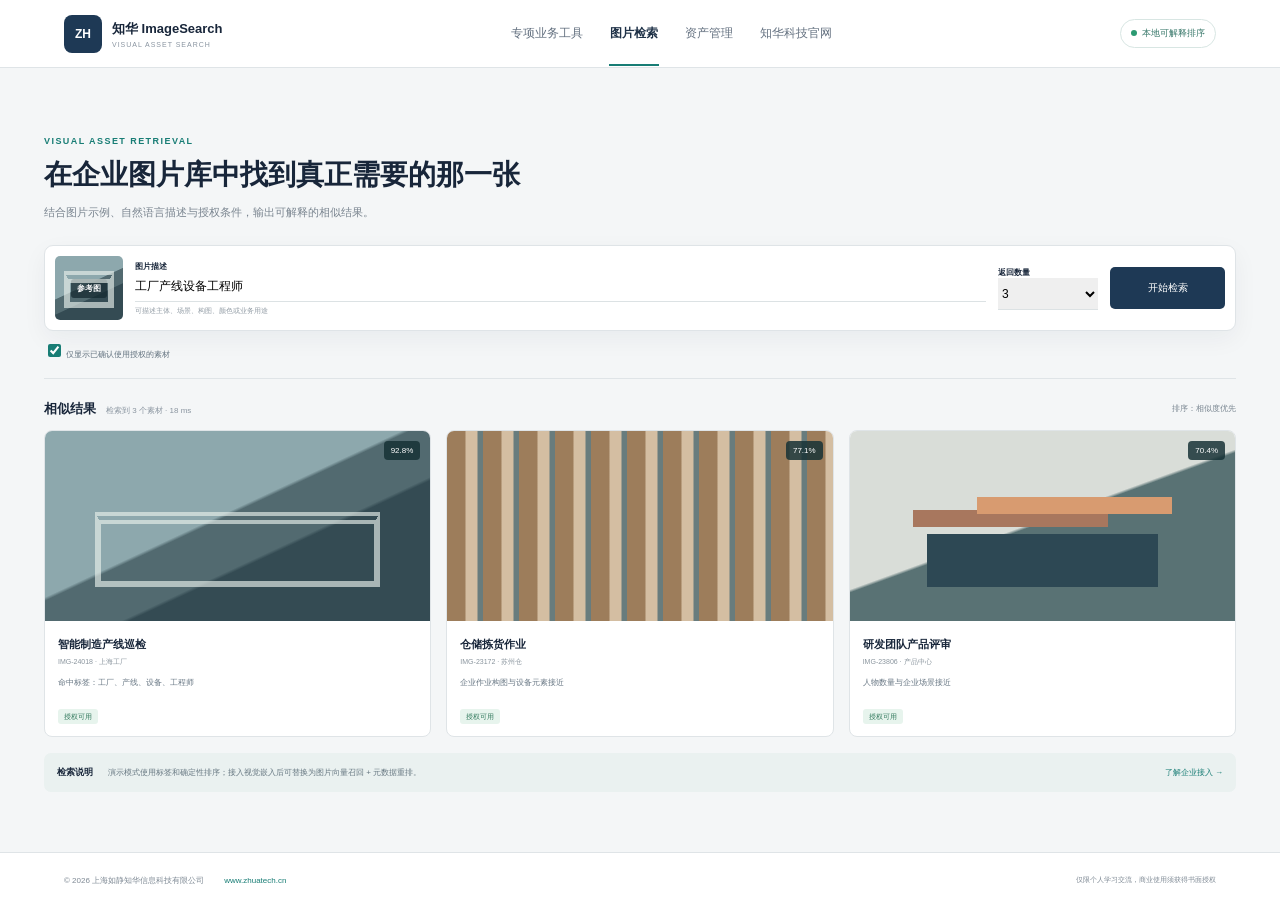
<file: frontend/index.html>
<!doctype html>
<!-- Copyright 2026 上海如静知华信息科技有限公司 · https://www.zhuatech.cn/ -->
<html lang="zh-CN"><head><meta charset="UTF-8"><meta name="viewport" content="width=device-width,initial-scale=1"><meta name="description" content="知华科技企业以图搜图与图片资产智能检索系统。"><title>知华 ImageSearch｜企业图片智能检索</title><link rel="icon" href="favicon.svg"><link rel="stylesheet" href="style.css"><link rel="stylesheet" href="imagesearch.css"></head><body>
<header><a class="brand" href="https://www.zhuatech.cn/"><i>ZH</i><span><b>知华 ImageSearch</b><small>VISUAL ASSET SEARCH</small></span></a><nav><a class="nav-item" href="practical.html">专项业务工具</a><button class="tab active" data-view="studio">图片检索</button><button class="tab" data-view="admin">资产管理</button><a href="https://www.zhuatech.cn/">知华科技官网</a></nav><span class="mode"><i></i>本地可解释排序</span></header><main>
<section id="studio" class="view active"><div class="search-hero"><span>VISUAL ASSET RETRIEVAL</span><h1>在企业图片库中找到真正需要的那一张</h1><p>结合图片示例、自然语言描述与授权条件，输出可解释的相似结果。</p><div class="search-box"><div class="query-thumb factory"><b>参考图</b></div><label><span>图片描述</span><input id="query" value="工厂产线设备工程师"><small>可描述主体、场景、构图、颜色或业务用途</small></label><label class="topk"><span>返回数量</span><select id="topK"><option>3</option><option>5</option><option>10</option></select></label><button id="search">开始检索</button></div><label class="authorized"><input id="onlyAuthorized" type="checkbox" checked> 仅显示已确认使用授权的素材</label></div>
<div class="result-bar"><div><b>相似结果</b><span id="resultMeta">检索到 3 个素材 · 18 ms</span></div><div class="sort">排序：相似度优先</div></div><div id="results" class="asset-grid"><article><div class="asset-image factory"><span>92.8%</span></div><div class="asset-info"><b>智能制造产线巡检</b><small>IMG-24018 · 上海工厂</small><p>命中标签：工厂、产线、设备、工程师</p><em>授权可用</em></div></article><article><div class="asset-image warehouse"><span>77.1%</span></div><div class="asset-info"><b>仓储拣货作业</b><small>IMG-23172 · 苏州仓</small><p>企业作业构图与设备元素接近</p><em>授权可用</em></div></article><article><div class="asset-image meeting"><span>70.4%</span></div><div class="asset-info"><b>研发团队产品评审</b><small>IMG-23806 · 产品中心</small><p>人物数量与企业场景接近</p><em>授权可用</em></div></article></div><div class="search-note"><b>检索说明</b><span>演示模式使用标签和确定性排序；接入视觉嵌入后可替换为图片向量召回 + 元数据重排。</span><a href="https://www.zhuatech.cn/">了解企业接入 →</a></div></section>
<section id="admin" class="view"><div class="page-title"><div><span>ASSET OPERATIONS</span><h1>企业图片资产管理</h1><p>管理图片、索引、使用授权和检索审计。</p></div></div><div class="metrics"><div><span>图片资产</span><b>12,684</b><small>本月新增 436</small></div><div><span>已完成索引</span><b>98.6%</b><small>176 张等待处理</small></div><div><span>授权可用</span><b>10,219</b><small>80.6% 可检索</small></div><div><span>本月检索</span><b>3,842</b><small>平均 31 ms</small></div></div><div class="admin-grid"><section class="card"><div class="card-title"><b>最近入库</b><button>上传素材</button></div><table><thead><tr><th>素材</th><th>分类</th><th>来源</th><th>索引</th><th>授权</th></tr></thead><tbody><tr><td><b>智能制造产线巡检</b><small>IMG-24018</small></td><td>制造</td><td>上海工厂</td><td><span class="tag green">已完成</span></td><td>可用</td></tr><tr><td><b>产品发布会主视觉</b><small>IMG-24017</small></td><td>品牌</td><td>市场部</td><td><span class="tag green">已完成</span></td><td>待复核</td></tr><tr><td><b>售后工程师现场服务</b><small>IMG-24016</small></td><td>服务</td><td>服务中心</td><td><span class="tag amber">处理中</span></td><td>可用</td></tr></tbody></table></section><section class="card provider"><div class="card-title"><b>向量服务</b><span class="tag gray">未配置</span></div><div class="provider-logo">VEC</div><h3>视觉嵌入适配器</h3><p>可配置使用者自有模型、向量数据库与对象存储。</p><dl><div><dt>当前模式</dt><dd>local</dd></div><div><dt>向量维度</dt><dd>未设置</dd></div><div><dt>索引任务</dt><dd>模拟</dd></div></dl></section></div></section>
</main><footer><span>© 2026 上海如静知华信息科技有限公司</span><a href="https://www.zhuatech.cn/">www.zhuatech.cn</a><small>仅限个人学习交流，商业使用须获得书面授权</small></footer><script src="app.js"></script></body></html>
</file>
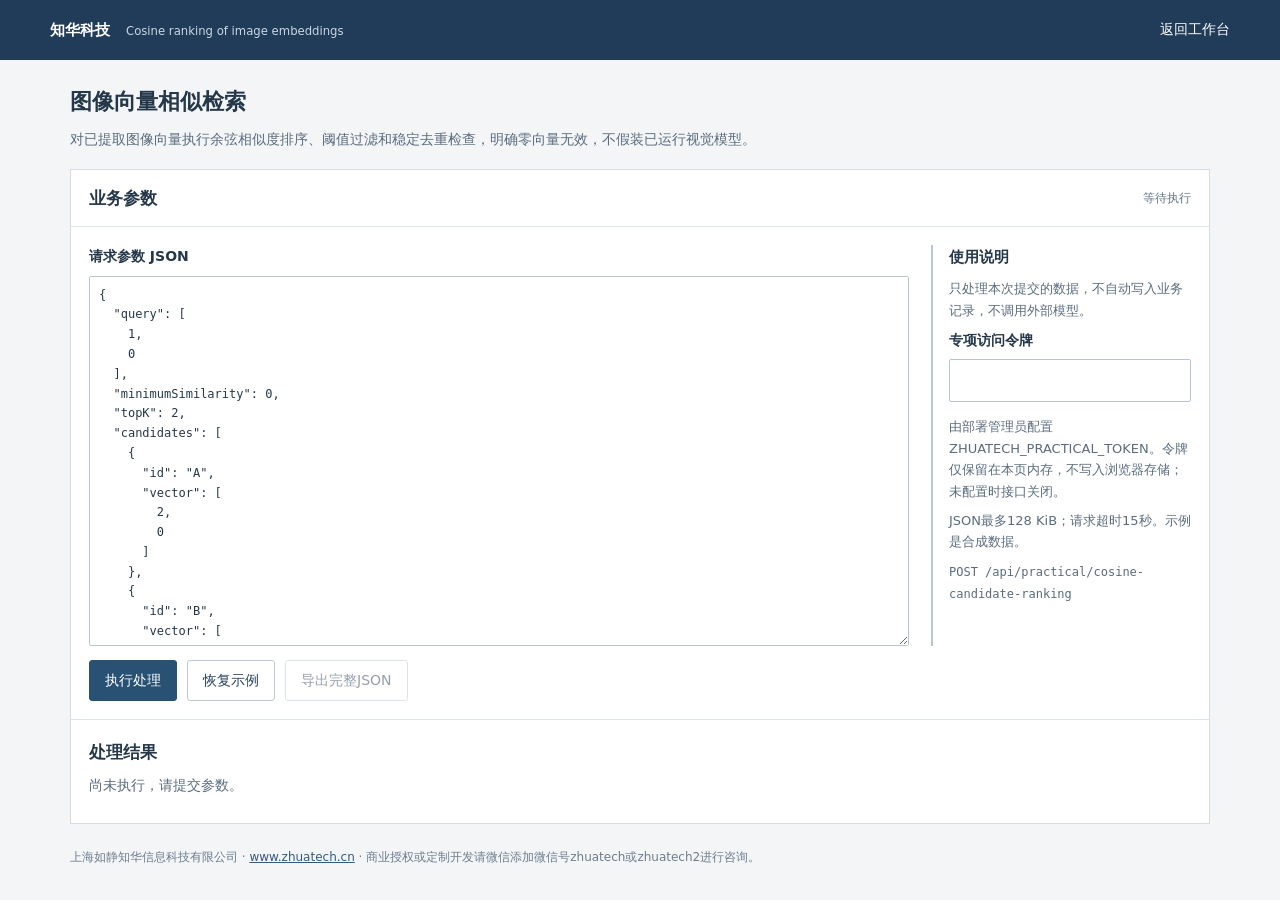
<file: frontend/practical.html>
<!doctype html>
<!-- 上海如静知华信息科技有限公司 · https://www.zhuatech.cn/ 商业授权或定制开发请微信添加微信号zhuatech或zhuatech2进行咨询。 -->
<html lang="zh-CN"><head><meta charset="utf-8"><meta name="viewport" content="width=device-width,initial-scale=1"><title>图像向量相似检索 · 知华科技</title><meta name="description" content="对已提取图像向量执行余弦相似度排序、阈值过滤和稳定去重检查，明确零向量无效，不假装已运行视觉模型。"><link rel="icon" href="data:,"><link rel="stylesheet" href="./practical.css"><script type="module" src="./practical.js"></script></head>
<body><header class="topbar"><div><strong>知华科技</strong><small>Cosine ranking of image embeddings</small></div><a href="./index.html">返回工作台</a></header><main><div class="heading"><h1>图像向量相似检索</h1><p>对已提取图像向量执行余弦相似度排序、阈值过滤和稳定去重检查，明确零向量无效，不假装已运行视觉模型。</p></div>
<section class="workspace"><header class="workspace-head"><h2>业务参数</h2><span id="status" role="status">等待执行</span></header><div class="input-area"><form id="request"><div class="input-grid"><label>请求参数 JSON<textarea id="payload" spellcheck="false" maxlength="131072" aria-label="请求参数 JSON"></textarea></label><aside class="hint"><h3>使用说明</h3><p>只处理本次提交的数据，不自动写入业务记录，不调用外部模型。</p>
<label>专项访问令牌<input id="token" type="password" autocomplete="off" maxlength="256" aria-label="专项访问令牌"></label><p>由部署管理员配置 ZHUATECH_PRACTICAL_TOKEN。令牌仅保留在本页内存，不写入浏览器存储；未配置时接口关闭。</p>
<p>JSON最多128 KiB；请求超时15秒。示例是合成数据。</p><p><code>POST /api/practical/cosine-candidate-ranking</code></p></aside></div>
<div class="actions"><button class="primary" id="run" type="submit">执行处理</button><button id="reset" type="button">恢复示例</button><button id="export" type="button" disabled>导出完整JSON</button><button id="export-vtt" type="button" hidden>下载WebVTT字幕</button></div><div id="error" class="error" role="alert" hidden></div></form></div>
<section class="results" aria-label="处理结果"><h2>处理结果</h2><div id="output" aria-live="polite"><p>尚未执行，请提交参数。</p></div></section></section>
<footer>上海如静知华信息科技有限公司 · <a href="https://www.zhuatech.cn/" target="_blank" rel="noopener">www.zhuatech.cn</a> · 商业授权或定制开发请微信添加微信号zhuatech或zhuatech2进行咨询。</footer></main></body></html>
</file>
<file: frontend/style.css>
/* Copyright 2026 上海如静知华信息科技有限公司 · https://www.zhuatech.cn/ */
:root{font-family:Inter,"PingFang SC",sans-serif;color:#18263a;background:#f4f6f7;--navy:#1e3955;--teal:#187d75;--line:#dfe4e7}*{box-sizing:border-box}body{margin:0}a{text-decoration:none;color:inherit}button,input,textarea,select{font:inherit}header{height:68px;background:#fff;border-bottom:1px solid var(--line);display:flex;align-items:center;padding:0 max(5vw,24px);gap:40px}.brand{display:flex;align-items:center;gap:10px}.brand>i{font-style:normal;width:38px;height:38px;border-radius:8px;background:var(--navy);color:#fff;display:grid;place-items:center;font-size:12px;font-weight:800}.brand span{display:flex;flex-direction:column}.brand b{font-size:13px}.brand small{font-size:7px;letter-spacing:.14em;color:#8994a0;margin-top:3px}nav{display:flex;align-items:center;gap:25px;margin:auto}.tab,nav a{border:0;background:none;padding:24px 1px;color:#647180;font-size:12px}.tab.active{color:#1e3147;font-weight:700;box-shadow:inset 0 -2px var(--teal)}.mode{font-size:9px;border:1px solid #d8e6e3;padding:7px 10px;border-radius:20px;color:#347567}.mode i{display:inline-block;width:6px;height:6px;background:#2b9a72;border-radius:50%;margin-right:5px}.view{display:none;max-width:1240px;margin:auto;padding:34px 24px 60px}.view.active{display:block}.page-title{display:flex;justify-content:space-between;align-items:flex-end}.page-title>div>span{font-size:9px;letter-spacing:.16em;color:var(--teal);font-weight:700}.page-title h1{font-size:27px;margin:8px 0 5px}.page-title p{font-size:11px;color:#79848f;margin:0}.steps{display:flex;align-items:center;gap:9px;font-size:9px;color:#8c96a0}.steps span{padding:7px 9px;border:1px solid #dce1e4;border-radius:4px;background:#fff}.steps span.on{background:var(--navy);color:#fff;border-color:var(--navy)}.steps i{width:20px;height:1px;background:#cfd5d9}.workspace{display:grid;grid-template-columns:.9fr 1.1fr;gap:16px;margin-top:24px}.card{background:#fff;border:1px solid var(--line);border-radius:8px;padding:19px}.card-title{display:flex;justify-content:space-between;align-items:center;border-bottom:1px solid #e8ebed;padding-bottom:14px}.card-title b{font-size:12px}.card-title small{font-size:8px;color:#929ba5}.upload{height:105px;border:1px dashed #bbc8ce;border-radius:6px;margin:18px 0;display:flex;flex-direction:column;align-items:center;justify-content:center;background:#fafcfc}.upload b{font-size:10px;margin-top:9px}.upload span{font-size:8px;color:#89949f;margin-top:3px}.wave{height:27px;display:flex;align-items:center;gap:4px}.wave i{display:block;width:3px;background:var(--teal);border-radius:3px}.wave i:nth-child(1),.wave i:nth-child(8){height:8px}.wave i:nth-child(2),.wave i:nth-child(7){height:16px}.wave i:nth-child(3),.wave i:nth-child(6){height:25px}.wave i:nth-child(4),.wave i:nth-child(5){height:19px}.field-grid{display:grid;grid-template-columns:1fr 1fr;gap:13px}.field-grid label,.wide{display:flex;flex-direction:column}.field-grid label>span,.wide>span{font-size:9px;font-weight:600;margin-bottom:6px}.field-grid input,.field-grid select,.wide textarea{border:1px solid #d7dde1;border-radius:5px;background:#fbfcfc;padding:10px;font-size:10px;color:#344254;outline:none}.wide{margin-top:14px}.wide textarea{height:92px;resize:vertical;line-height:1.6}.consent{display:flex;gap:9px;margin-top:14px;background:#f4f8f7;padding:10px;border-radius:5px}.consent input{accent-color:var(--teal)}.consent span{display:flex;flex-direction:column}.consent b{font-size:9px}.consent small{font-size:8px;color:#7d8a92;margin-top:4px}.primary{width:100%;height:42px;border:0;border-radius:5px;background:var(--navy);color:#fff;margin-top:16px;font-size:10px;font-weight:600}.primary span{margin-left:9px}.primary:disabled{opacity:.65}.score-area{display:grid;grid-template-columns:95px 1fr;gap:16px;align-items:center;padding:22px 5px}.score{width:82px;height:82px;border-radius:50%;border:9px solid #dbe9e7;border-top-color:var(--teal);display:grid;place-items:center;align-content:center}.score strong{font-size:23px}.score span{font-size:7px;color:#84909b}.status{font-size:7px;padding:4px 6px;border-radius:3px;font-weight:700}.status.ready{background:#e7f5ef;color:#257857}.status.blocked{background:#fbeaea;color:#a64d4d}.score-area h2{font-size:17px;margin:8px 0 4px}.score-area p{font-size:9px;color:#7e8994}.check-list{display:grid;gap:7px}.check-list>div{display:grid;grid-template-columns:23px 1fr 34px;gap:9px;align-items:center;background:#f7f9f9;border-radius:5px;padding:9px}.check-list i{font-style:normal;width:20px;height:20px;border-radius:50%;background:#e4f4ed;color:#25805d;display:grid;place-items:center;font-size:9px}.check-list i.bad{background:#f9e7e7;color:#a14a4a}.check-list span{display:flex;flex-direction:column}.check-list b{font-size:9px}.check-list small{font-size:7px;color:#89939c;margin-top:3px}.check-list em{font-style:normal;font-size:8px;color:#3c7f65}.pipeline{border-top:1px solid #e7eaec;margin-top:18px;padding-top:16px}.pipeline>b{font-size:10px}.pipeline ol{display:grid;grid-template-columns:1fr 1fr;gap:8px;padding:0;list-style:none}.pipeline li{border:1px solid #e3e7e9;border-radius:5px;padding:9px;font-size:8px}.pipeline li span{color:var(--teal);font-weight:700;margin-right:7px}.metrics{display:grid;grid-template-columns:repeat(4,1fr);gap:13px;margin:22px 0}.metrics>div{background:#fff;border:1px solid var(--line);border-radius:7px;padding:17px}.metrics span{font-size:9px;color:#7e8994}.metrics b{font-size:25px;display:block;margin:9px 0}.metrics small{font-size:8px;color:#89949f}.admin-grid{display:grid;grid-template-columns:1.5fr .7fr;gap:14px}.card-title button{font-size:8px;border:1px solid #dce1e4;background:#fff;padding:6px 8px;border-radius:4px}table{width:100%;border-collapse:collapse;margin-top:12px}th{text-align:left;font-size:8px;color:#89939e;background:#f6f8f9;padding:8px}td{font-size:9px;padding:12px 8px;border-bottom:1px solid #edf0f1}td:first-child b,td:first-child small{display:block}td:first-child small{font-size:7px;color:#919ba5;margin-top:3px}.tag{font-size:7px;padding:4px 6px;border-radius:3px}.tag.green{background:#e7f4ed;color:#2b7959}.tag.amber{background:#fff2dc;color:#9a661e}.tag.gray{background:#eff2f3;color:#68747f}.provider{text-align:center}.provider .card-title{text-align:left}.provider-logo{width:50px;height:50px;margin:22px auto 10px;border-radius:9px;background:var(--navy);color:#fff;display:grid;place-items:center;font-size:11px;font-weight:700}.provider h3{font-size:12px}.provider p{font-size:8px;color:#808b96;line-height:1.7}.provider dl{background:#f6f8f8;border-radius:5px;text-align:left;padding:6px 12px}.provider dl div{display:flex;justify-content:space-between;padding:8px 0;border-bottom:1px solid #e5e8ea;font-size:8px}.provider dl div:last-child{border:0}.provider dt{color:#8a949e}.provider dd{margin:0;font-weight:600}footer{min-height:55px;border-top:1px solid var(--line);background:#fff;padding:0 max(5vw,24px);display:flex;align-items:center;gap:20px;font-size:8px;color:#7e8994}footer a{color:var(--teal)}footer small{margin-left:auto}@media(max-width:800px){header nav{display:none}.mode{margin-left:auto}.view{padding:24px 14px}.steps{display:none}.workspace,.admin-grid{grid-template-columns:1fr}.metrics{grid-template-columns:1fr 1fr}.field-grid{grid-template-columns:1fr}.pipeline ol{grid-template-columns:1fr}footer{flex-wrap:wrap;padding:14px}footer small{margin-left:0}}
</file>
<file: frontend/imagesearch.css>
/* Copyright 2026 上海如静知华信息科技有限公司 · https://www.zhuatech.cn/ */
.search-hero{padding:28px 0 18px}.search-hero>span{font-size:9px;letter-spacing:.16em;color:var(--teal);font-weight:700}.search-hero h1{font-size:28px;margin:8px 0 6px}.search-hero>p{font-size:11px;color:#79848f}.search-box{height:86px;background:#fff;border:1px solid var(--line);border-radius:9px;margin-top:25px;padding:10px;display:grid;grid-template-columns:68px 1fr 100px 115px;gap:12px;align-items:center;box-shadow:0 8px 25px rgba(27,49,60,.05)}.query-thumb{height:64px;border-radius:5px;display:grid;place-items:center}.query-thumb b{font-size:8px;color:#fff;background:rgba(19,40,47,.72);padding:4px 6px;border-radius:3px}.search-box label{display:flex;flex-direction:column}.search-box label span{font-size:8px;font-weight:700}.search-box input,.search-box select{border:0;border-bottom:1px solid #dce2e4;padding:8px 0 7px;outline:none;font-size:12px}.search-box small{font-size:7px;color:#929ca5;margin-top:4px}.search-box button{height:42px;border:0;border-radius:5px;background:var(--navy);color:#fff;font-size:10px}.authorized{font-size:8px;color:#61717e;display:block;margin-top:10px}.authorized input{accent-color:var(--teal)}.result-bar{display:flex;justify-content:space-between;align-items:center;border-top:1px solid var(--line);padding:20px 0 12px}.result-bar b{font-size:13px}.result-bar span{font-size:8px;color:#89949f;margin-left:10px}.sort{font-size:8px;color:#77848f}.asset-grid{display:grid;grid-template-columns:repeat(3,1fr);gap:15px}.asset-grid article{background:#fff;border:1px solid var(--line);border-radius:8px;overflow:hidden}.asset-image{height:190px;position:relative}.asset-image span{position:absolute;right:10px;top:10px;background:rgba(22,50,53,.84);color:#fff;padding:5px 7px;border-radius:4px;font-size:8px}.factory{background:linear-gradient(155deg,#8da8ad 0 45%,#526a70 46% 61%,#344b53 62%);position:relative}.factory:after{content:"";position:absolute;left:13%;right:13%;bottom:18%;height:30%;border:6px solid rgba(232,240,235,.65);border-top:12px double rgba(232,240,235,.65)}.warehouse{background:repeating-linear-gradient(90deg,#9d7d5b 0 18px,#d4bea2 19px 30px,#687c7d 31px 36px)}.meeting{background:linear-gradient(160deg,#d9ddd8 0 48%,#597274 49%);position:relative}.meeting:after{content:"";position:absolute;width:60%;height:28%;left:20%;bottom:18%;background:#2d4854;box-shadow:32px -55px 0 -18px #d89b70,-32px -42px 0 -18px #a8775e}.asset-info{padding:13px}.asset-info b{font-size:11px}.asset-info small{display:block;font-size:7px;color:#89949d;margin:5px 0 10px}.asset-info p{font-size:8px;color:#687784;min-height:20px}.asset-info em{font-style:normal;font-size:7px;background:#e7f4ed;color:#2e775a;padding:4px 6px;border-radius:3px}.search-note{margin-top:16px;background:#eaf1f0;border-radius:7px;padding:13px;display:flex;align-items:center;gap:15px}.search-note b{font-size:9px}.search-note span{font-size:8px;color:#667781}.search-note a{font-size:8px;color:var(--teal);margin-left:auto}@media(max-width:800px){.search-box{height:auto;grid-template-columns:1fr}.query-thumb{display:none}.asset-grid{grid-template-columns:1fr}.search-note{align-items:flex-start;flex-direction:column}}
</file>
<file: frontend/practical.css>
/* 上海如静知华信息科技有限公司 · https://www.zhuatech.cn/ 商业授权或定制开发请微信添加微信号zhuatech或zhuatech2进行咨询。 */
:root{font:14px/1.65 system-ui,-apple-system,"PingFang SC","Microsoft YaHei",sans-serif;color:#25384a;background:#f3f5f7}*{box-sizing:border-box}body{margin:0}.topbar{background:#203c58;color:#fff;min-height:60px;padding:13px max(20px,calc((100vw - 1180px)/2));display:flex;align-items:center;justify-content:space-between;gap:20px}.topbar a{color:#fff;text-decoration:none;white-space:nowrap}.topbar strong{font-size:15px}.topbar small{margin-left:16px;color:#cad6e2}main{max-width:1180px;margin:24px auto;padding:0 20px}.heading{margin-bottom:18px}h1{font-size:22px;margin:0 0 8px;font-weight:650}h2{font-size:17px;margin:0}h3{font-size:15px;margin:18px 0 8px}p{margin:8px 0;color:#5a6c7e}.workspace{border:1px solid #d4dce4;background:#fff}.workspace-head{border-bottom:1px solid #dce3e9;padding:14px 18px;display:flex;align-items:center;justify-content:space-between;gap:16px}.workspace-head span{font-size:12px;color:#62758a}.input-area{padding:18px}.input-grid{display:grid;grid-template-columns:minmax(0,1fr) 260px;gap:22px}label{display:block;font-weight:600}input,textarea{display:block;width:100%;border:1px solid #b8c5d0;border-radius:2px;padding:9px;color:#25384a;background:white;font:inherit}input{margin:7px 0 14px}textarea{height:370px;margin-top:7px;resize:vertical;font:12px/1.65 ui-monospace,SFMono-Regular,Consolas,monospace}button{font:inherit;padding:8px 15px;border:1px solid #bbc8d5;border-radius:3px;background:#fff;color:#29425b;cursor:pointer;white-space:nowrap}button.primary{background:#285174;border-color:#285174;color:white}button:disabled{opacity:.5;cursor:not-allowed}.actions{display:flex;flex-wrap:wrap;gap:10px;margin-top:14px}.hint{border-left:2px solid #b7c6d4;padding-left:16px}.hint h3{margin:0 0 8px}.hint p{font-size:13px}.hint code{font-size:12px;overflow-wrap:anywhere}.error{margin:14px 0 0;padding:10px;border-left:3px solid #a33932;background:#fff2f0;color:#8e302b;overflow-wrap:anywhere}.results{border-top:1px solid #dce3e9;padding:18px}.summary{display:grid;grid-template-columns:minmax(160px,1fr) 2fr;margin:14px 0}.summary dt,.summary dd{padding:7px 10px;margin:0;border-bottom:1px solid #e0e6ec;overflow-wrap:anywhere;white-space:pre-wrap}.summary dt{color:#50647a}.table-scroll{max-height:440px;overflow:auto;border:1px solid #dce3e9}table{width:100%;border-collapse:collapse;font-size:13px}th,td{text-align:left;padding:9px 12px;border-bottom:1px solid #e1e7ed;vertical-align:top;max-width:400px;overflow-wrap:anywhere}th{position:sticky;top:0;background:#edf1f5;color:#425970;font-weight:600}pre{max-height:320px;overflow:auto;padding:12px;background:#f5f7f9;border:1px solid #dce3e9;white-space:pre-wrap;overflow-wrap:anywhere;font:12px/1.65 ui-monospace,monospace}footer{margin:24px 0;color:#6d7d8e;font-size:12px}footer a{color:#365a7c}[hidden]{display:none!important}@media(max-width:760px){.topbar{padding:12px 16px}.topbar small{display:none}main{margin-top:18px;padding:0 12px}.input-grid{grid-template-columns:1fr}.hint{border-left:0;border-top:1px solid #dce3e9;padding:14px 0 0}.input-area,.results{padding:14px}.summary{grid-template-columns:1fr 1fr}.workspace-head{padding:12px 14px}h1{font-size:20px}}
</file>
